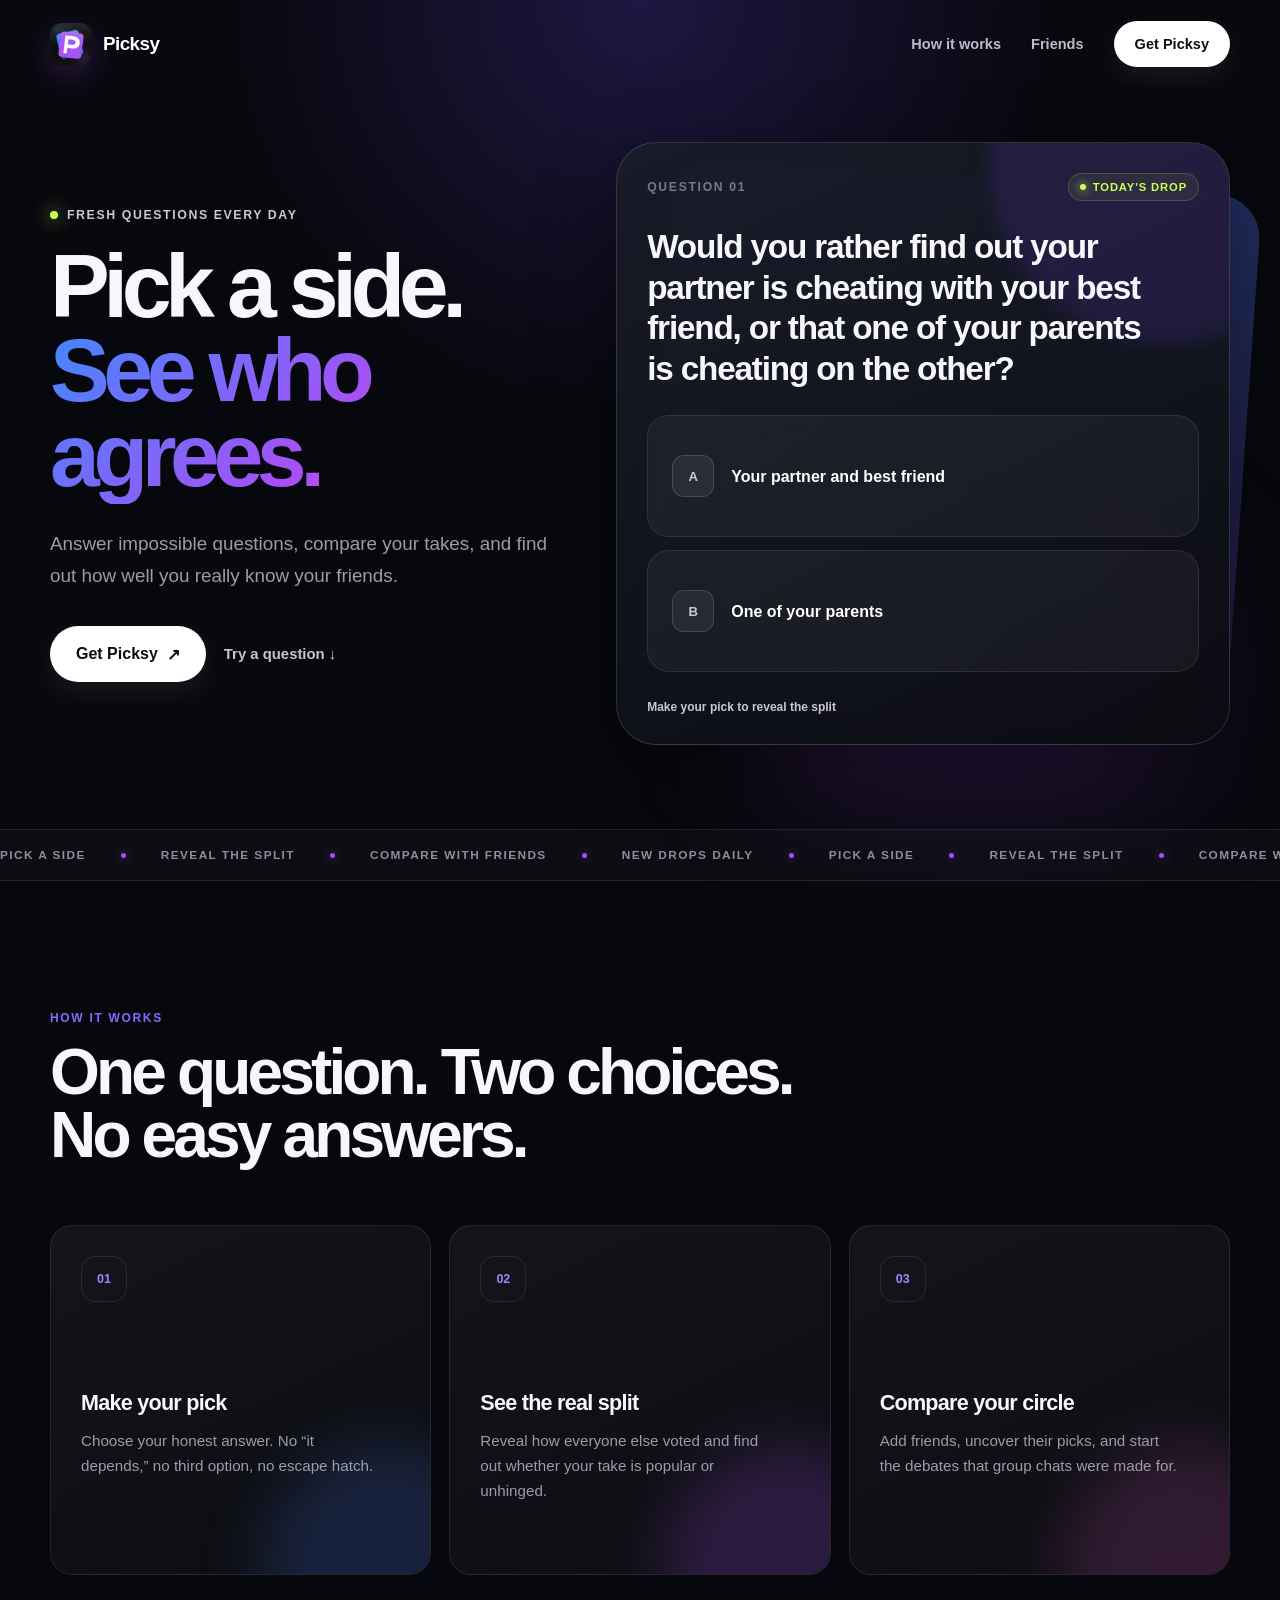
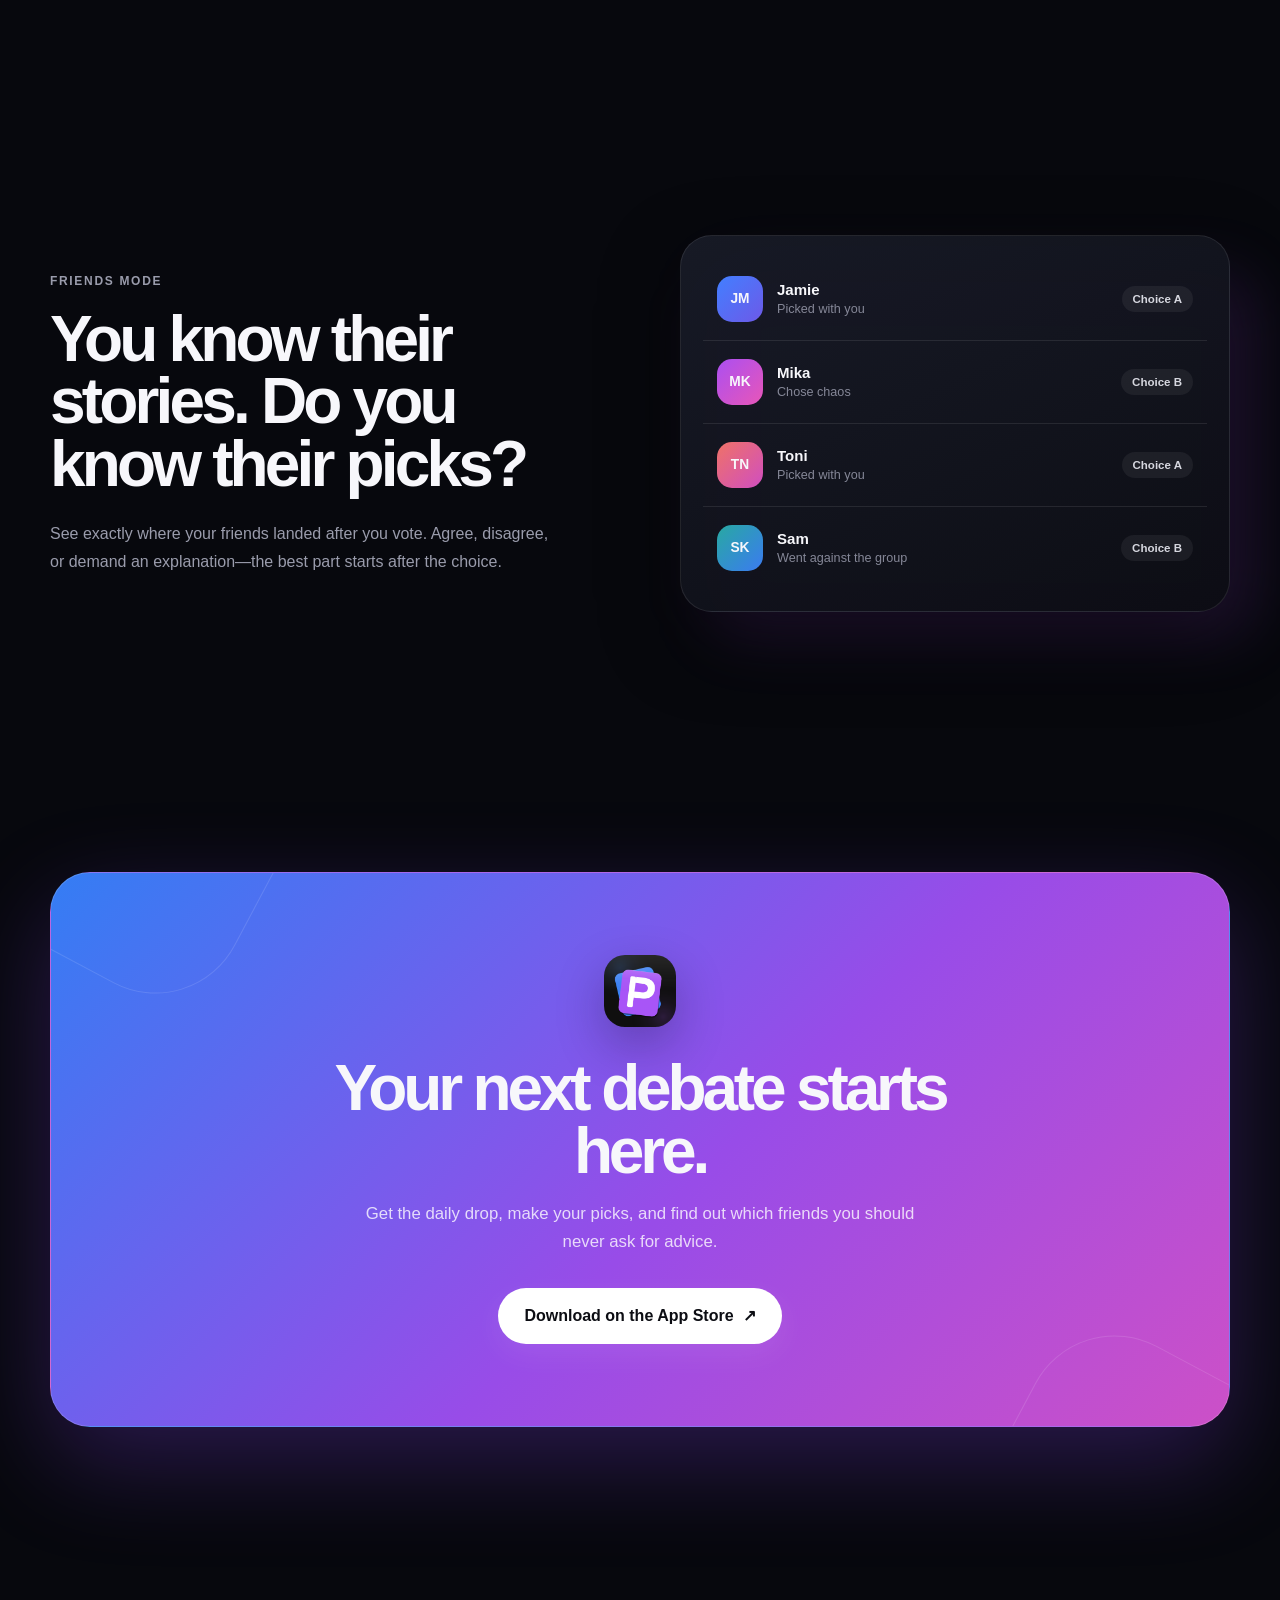
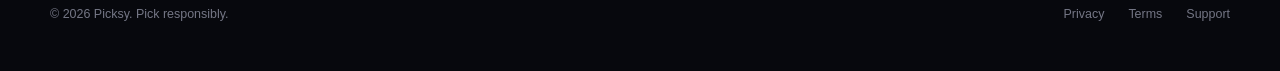
<file: index.html>
<!DOCTYPE html>
<html lang="en">
<head>
  <meta charset="UTF-8">
  <meta name="viewport" content="width=device-width, initial-scale=1.0">
  <meta name="theme-color" content="#07080d">
  <meta name="description" content="Picksy is the social would-you-rather app. Pick a side, see the split, and discover what your friends really think.">
  <link rel="icon" type="image/png" href="assets/picksy-icon-1024.png">
  <link rel="stylesheet" href="styles.css">
  <title>Picksy — Pick a side</title>
</head>
<body>
  <div class="site-shell">
    <header class="wrap">
      <nav class="site-nav" aria-label="Main navigation">
        <a class="brand" href="index.html">
          <img src="assets/picksy-icon-1024.png" alt="" width="42" height="42">
          <span>Picksy</span>
        </a>
        <ul class="nav-links">
          <li><a href="#how-it-works">How it works</a></li>
          <li><a href="#friends">Friends</a></li>
          <li><a class="nav-cta" href="https://apps.apple.com/us/app/picksy-would-you-rather/id6767981511" target="_blank" rel="noopener noreferrer">Get Picksy</a></li>
        </ul>
      </nav>
    </header>

    <main>
      <section class="hero wrap">
        <div class="hero-copy">
          <div class="eyebrow">Fresh questions every day</div>
          <h1>Pick a side.<span>See who agrees.</span></h1>
          <p>Answer impossible questions, compare your takes, and find out how well you really know your friends.</p>
          <div class="hero-actions">
            <a class="primary-button" href="https://apps.apple.com/us/app/picksy-would-you-rather/id6767981511" target="_blank" rel="noopener noreferrer">Get Picksy <span aria-hidden="true">↗</span></a>
            <a class="text-link" href="#try-it">Try a question <span aria-hidden="true">↓</span></a>
          </div>
        </div>

        <div class="poll-stage" id="try-it">
          <article class="poll-card" data-poll aria-label="Interactive Picksy question">
            <div class="poll-top">
              <span class="poll-number" data-number>Question 01</span>
              <span class="live-pill">Today's drop</span>
            </div>
            <h2 class="prompt" data-prompt>Would you rather find out your partner is cheating with your best friend, or that one of your parents is cheating on the other?</h2>
            <div class="choice-list">
              <button class="choice" type="button" data-choice>
                <span class="choice-letter">A</span>
                <span class="choice-text" data-choice-text>Your partner and best friend</span>
                <span class="choice-result" data-result>62%</span>
              </button>
              <button class="choice" type="button" data-choice>
                <span class="choice-letter">B</span>
                <span class="choice-text" data-choice-text>One of your parents</span>
                <span class="choice-result" data-result>38%</span>
              </button>
            </div>
            <div class="poll-footer">
              <span class="poll-feedback" data-feedback aria-live="polite">Make your pick to reveal the split</span>
              <button class="next-question" type="button" data-next>Next question <span aria-hidden="true">→</span></button>
            </div>
          </article>
        </div>
      </section>

      <div class="ticker" aria-hidden="true">
        <div class="ticker-track">
          <span>Pick a side</span><span>Reveal the split</span><span>Compare with friends</span><span>New drops daily</span>
          <span>Pick a side</span><span>Reveal the split</span><span>Compare with friends</span><span>New drops daily</span>
        </div>
      </div>

      <section class="section wrap" id="how-it-works">
        <div class="section-heading">
          <p class="section-kicker">How it works</p>
          <h2>One question. Two choices. No easy answers.</h2>
        </div>
        <div class="feature-grid">
          <article class="feature-card">
            <span class="feature-index">01</span>
            <h3>Make your pick</h3>
            <p>Choose your honest answer. No “it depends,” no third option, no escape hatch.</p>
          </article>
          <article class="feature-card">
            <span class="feature-index">02</span>
            <h3>See the real split</h3>
            <p>Reveal how everyone else voted and find out whether your take is popular or unhinged.</p>
          </article>
          <article class="feature-card">
            <span class="feature-index">03</span>
            <h3>Compare your circle</h3>
            <p>Add friends, uncover their picks, and start the debates that group chats were made for.</p>
          </article>
        </div>
      </section>

      <section class="section wrap social-section" id="friends">
        <div class="social-copy">
          <p class="section-kicker">Friends mode</p>
          <h2>You know their stories. Do you know their picks?</h2>
          <p>See exactly where your friends landed after you vote. Agree, disagree, or demand an explanation—the best part starts after the choice.</p>
        </div>
        <div class="friend-list" aria-label="Example friend picks">
          <div class="friend-row">
            <span class="avatar" style="--avatar: linear-gradient(135deg, #427fff, #6d59e8)">JM</span>
            <div><p class="friend-name">Jamie</p><p class="friend-pick">Picked with you</p></div>
            <span class="pick-badge">Choice A</span>
          </div>
          <div class="friend-row">
            <span class="avatar" style="--avatar: linear-gradient(135deg, #ab4ff1, #e856b8)">MK</span>
            <div><p class="friend-name">Mika</p><p class="friend-pick">Chose chaos</p></div>
            <span class="pick-badge">Choice B</span>
          </div>
          <div class="friend-row">
            <span class="avatar" style="--avatar: linear-gradient(135deg, #ef7267, #d04ec1)">TN</span>
            <div><p class="friend-name">Toni</p><p class="friend-pick">Picked with you</p></div>
            <span class="pick-badge">Choice A</span>
          </div>
          <div class="friend-row">
            <span class="avatar" style="--avatar: linear-gradient(135deg, #28a9a2, #3b7bf1)">SK</span>
            <div><p class="friend-name">Sam</p><p class="friend-pick">Went against the group</p></div>
            <span class="pick-badge">Choice B</span>
          </div>
        </div>
      </section>

      <section class="section wrap" id="download">
        <div class="cta-panel">
          <img src="assets/picksy-icon-1024.png" alt="Picksy app icon" width="72" height="72">
          <h2>Your next debate starts here.</h2>
          <p>Get the daily drop, make your picks, and find out which friends you should never ask for advice.</p>
          <a class="primary-button" href="https://apps.apple.com/us/app/picksy-would-you-rather/id6767981511" target="_blank" rel="noopener noreferrer">Download on the App Store <span aria-hidden="true">↗</span></a>
        </div>
      </section>
    </main>

    <footer class="site-footer wrap">
      <p>© <span data-year>2026</span> Picksy. Pick responsibly.</p>
      <div class="footer-links">
        <a href="privacy.html">Privacy</a>
        <a href="terms.html">Terms</a>
        <a href="support.html">Support</a>
      </div>
    </footer>
  </div>
  <script src="script.js"></script>
</body>
</html>
</file>
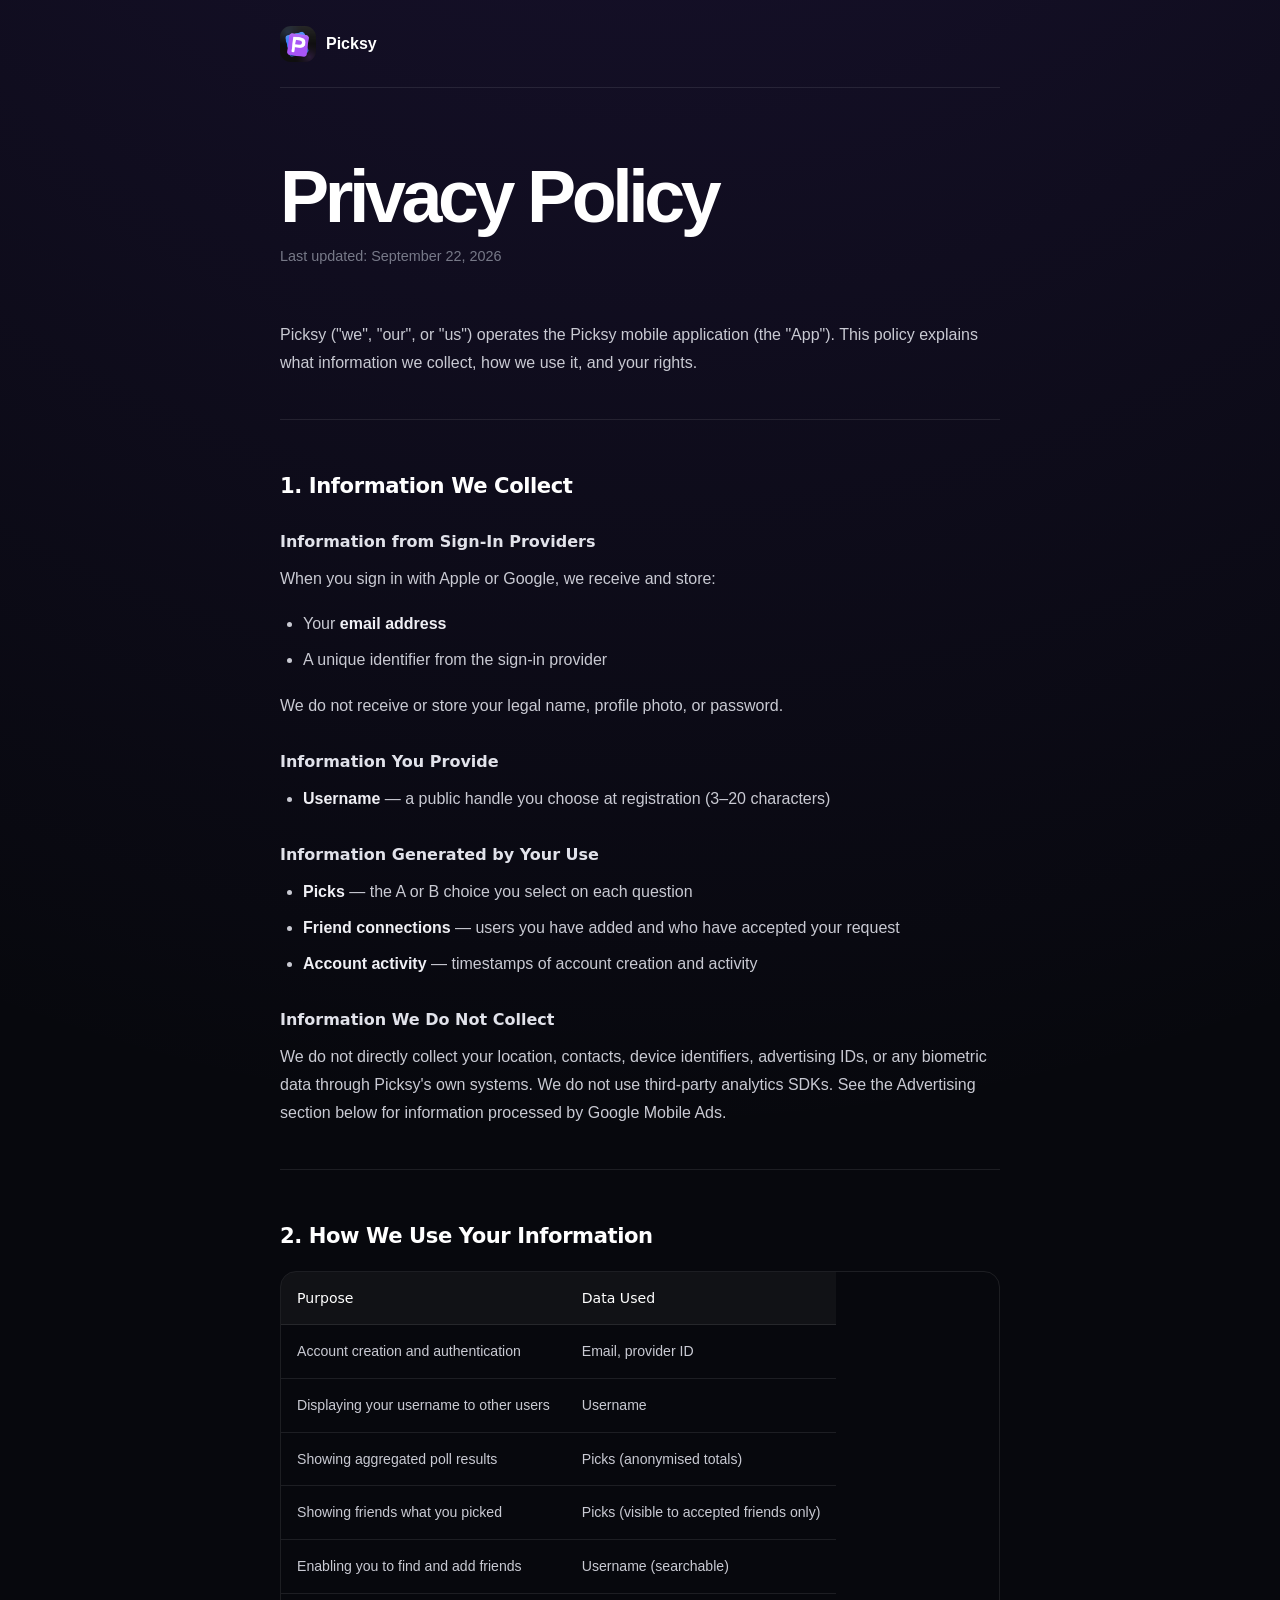
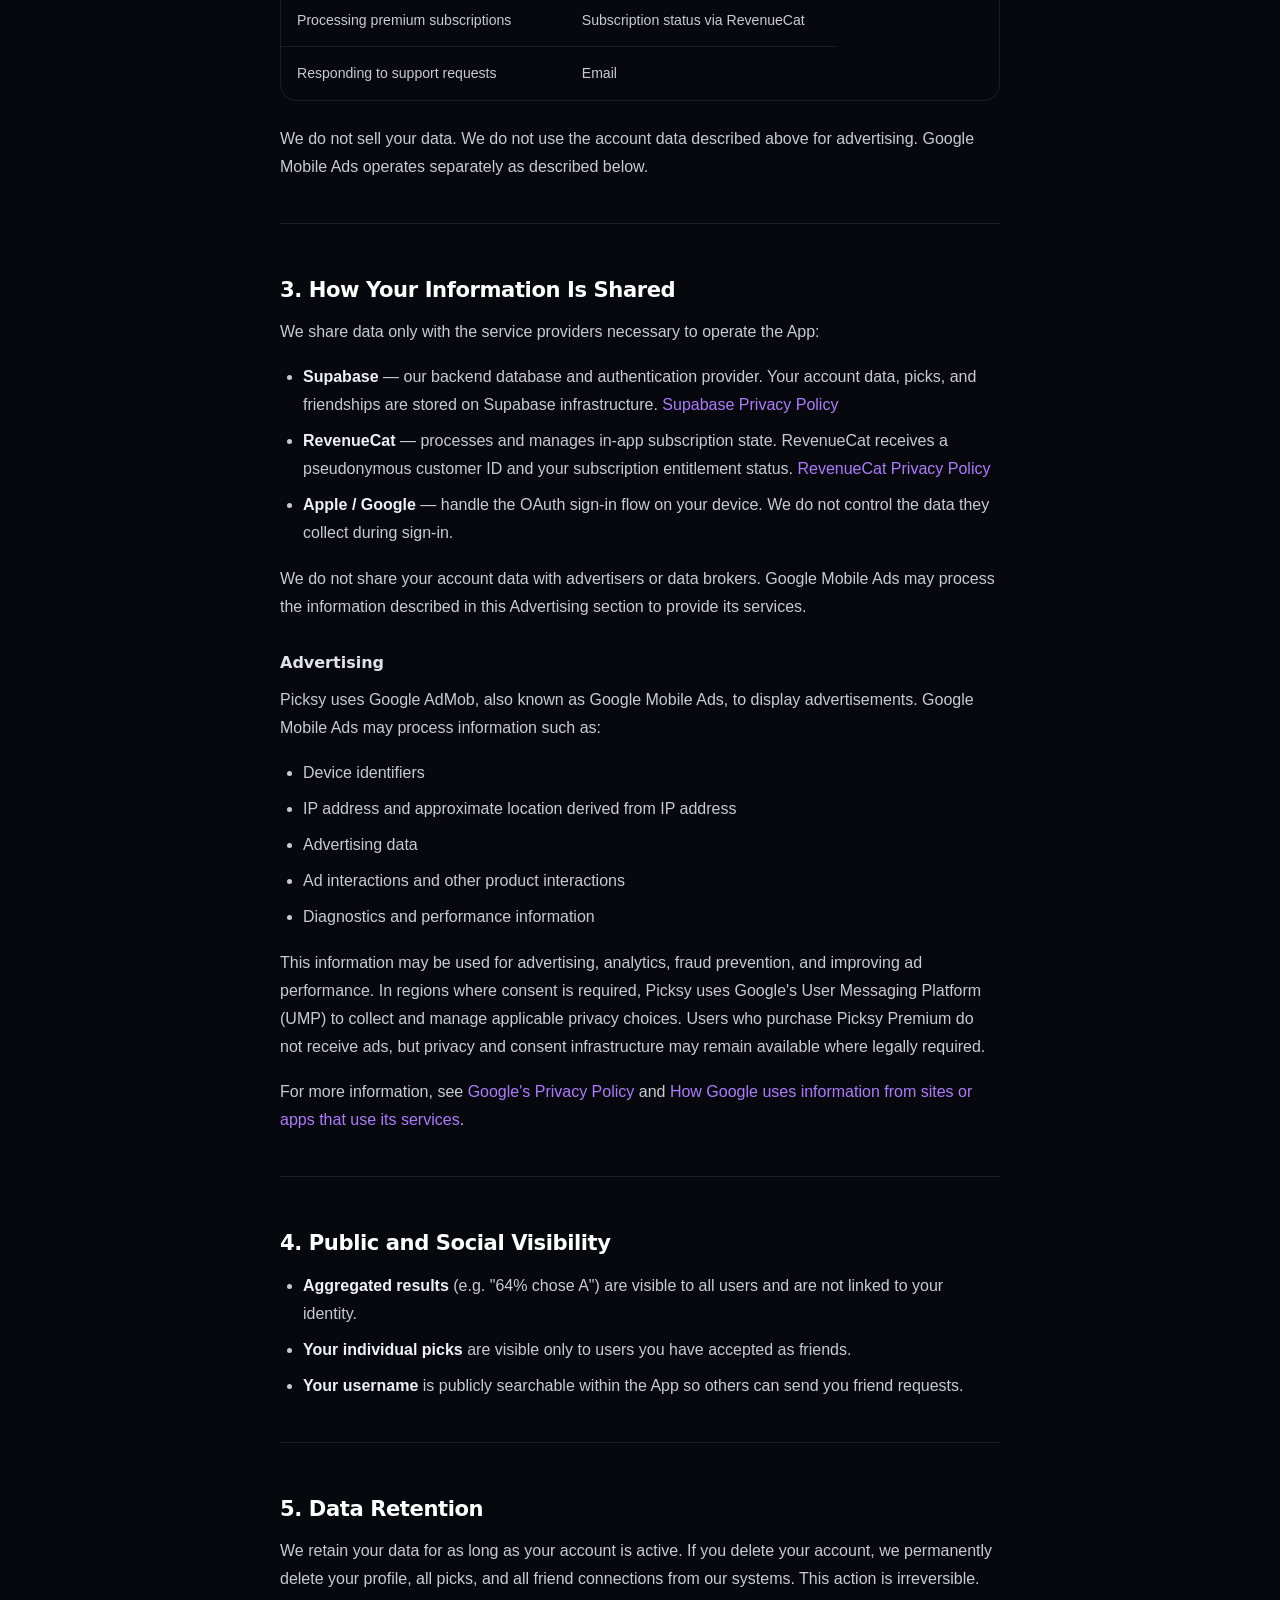
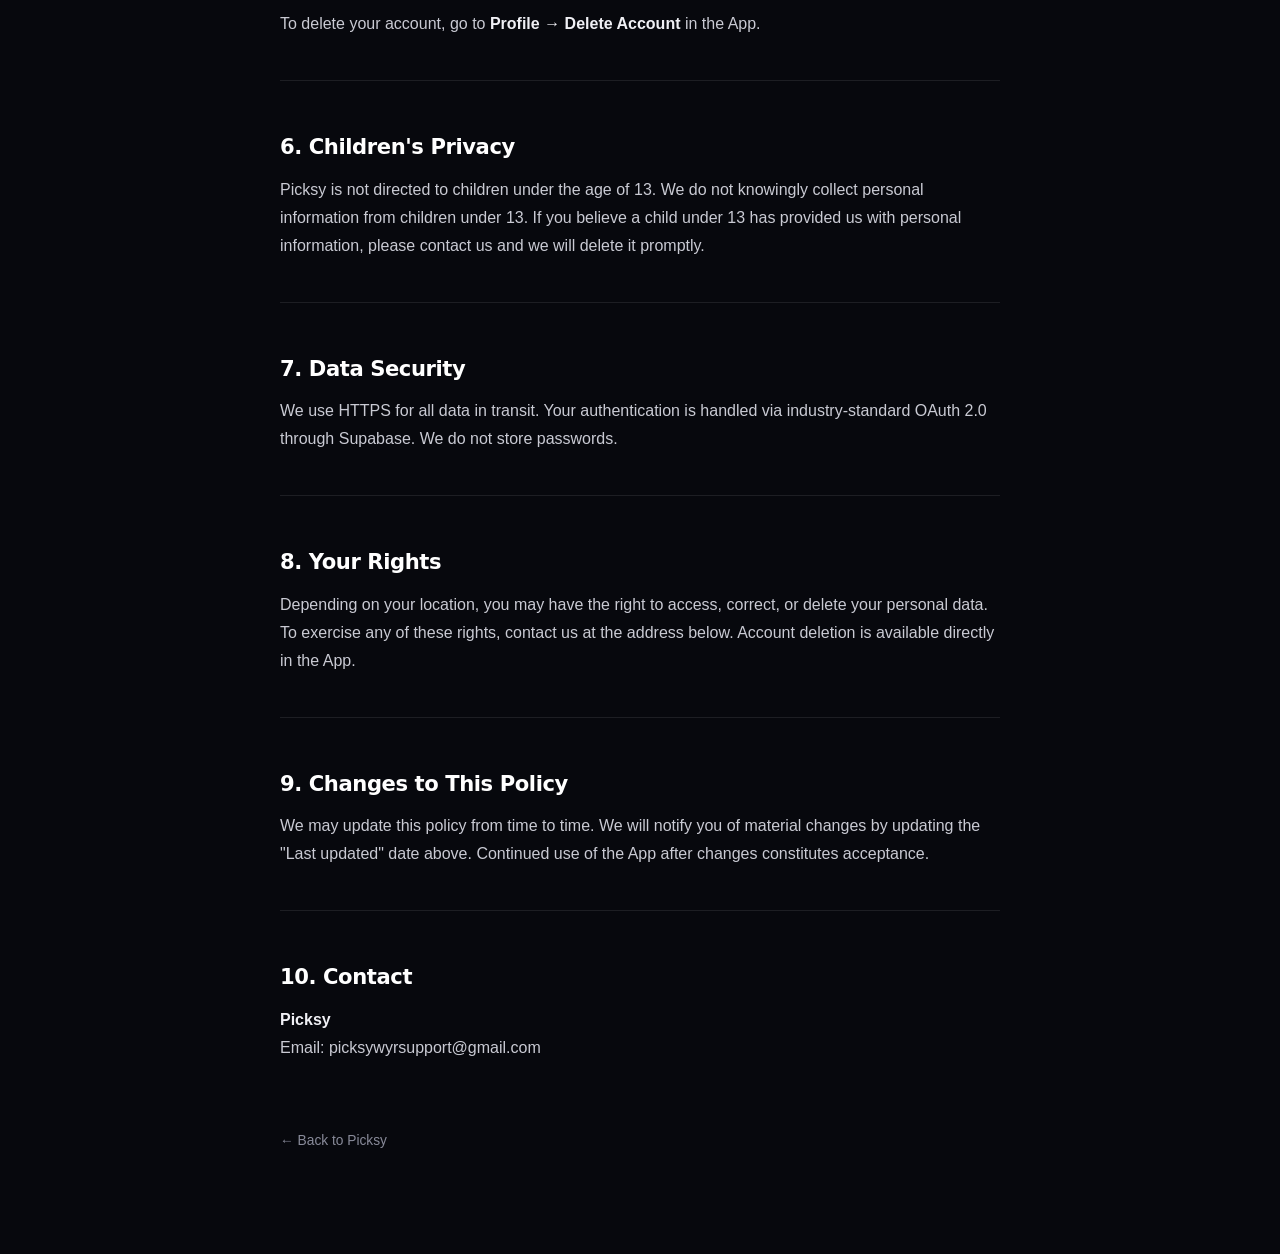
<file: privacy.html>
<!DOCTYPE html>
<html lang="en">
<head>
  <meta charset="UTF-8">
  <meta name="viewport" content="width=device-width, initial-scale=1.0">
  <title>Privacy Policy – Picksy</title>
  <style>
    * { margin: 0; padding: 0; box-sizing: border-box; }
    body { background: #0B0B0F; color: #d4d4d8; font-family: Georgia, serif; line-height: 1.8; }
    .container { max-width: 720px; margin: 0 auto; padding: 64px 24px; }
    nav { margin-bottom: 48px; }
    nav a { color: #a78bfa; text-decoration: none; font-size: 0.9rem; }
    nav a:hover { color: #c4b5fd; }
    h1 { font-size: 2.2rem; font-weight: 400; color: #fff; margin-bottom: 8px; }
    .updated { color: #666; font-size: 0.9rem; margin-bottom: 48px; }
    h2 { font-size: 1.2rem; font-weight: 600; color: #fff; margin: 40px 0 12px; font-family: system-ui, sans-serif; letter-spacing: 0.02em; }
    h3 { font-size: 1rem; font-weight: 600; color: #a1a1aa; margin: 24px 0 8px; font-family: system-ui, sans-serif; }
    p { margin-bottom: 16px; }
    ul { padding-left: 20px; margin-bottom: 16px; }
    li { margin-bottom: 8px; }
    strong { color: #e4e4e7; }
    hr { border: none; border-top: 1px solid #1e1e2e; margin: 32px 0; }
    table { width: 100%; border-collapse: collapse; margin-bottom: 16px; font-size: 0.9rem; }
    th { text-align: left; padding: 10px 12px; background: #131318; color: #a1a1aa; font-family: system-ui, sans-serif; font-weight: 500; border-bottom: 1px solid #1e1e2e; }
    td { padding: 10px 12px; border-bottom: 1px solid #1a1a24; }
    a { color: #a78bfa; text-decoration: none; }
    a:hover { color: #c4b5fd; }
    .back { display: inline-block; margin-top: 48px; color: #666; font-size: 0.85rem; text-decoration: none; }
    .back:hover { color: #a78bfa; }
  </style>
  <link rel="icon" type="image/png" href="assets/picksy-icon-1024.png">
  <link rel="stylesheet" href="styles.css">
</head>
<body class="legal-page">
  <div class="container">
    <nav><a href="index.html"><img src="assets/picksy-icon-1024.png" alt="" width="36" height="36"> Picksy</a></nav>

    <h1>Privacy Policy</h1>
    <p class="updated">Last updated: September 22, 2026</p>

    <p>Picksy ("we", "our", or "us") operates the Picksy mobile application (the "App"). This policy explains what information we collect, how we use it, and your rights.</p>

    <hr>

    <h2>1. Information We Collect</h2>

    <h3>Information from Sign-In Providers</h3>
    <p>When you sign in with Apple or Google, we receive and store:</p>
    <ul>
      <li>Your <strong>email address</strong></li>
      <li>A unique identifier from the sign-in provider</li>
    </ul>
    <p>We do not receive or store your legal name, profile photo, or password.</p>

    <h3>Information You Provide</h3>
    <ul>
      <li><strong>Username</strong> — a public handle you choose at registration (3–20 characters)</li>
    </ul>

    <h3>Information Generated by Your Use</h3>
    <ul>
      <li><strong>Picks</strong> — the A or B choice you select on each question</li>
      <li><strong>Friend connections</strong> — users you have added and who have accepted your request</li>
      <li><strong>Account activity</strong> — timestamps of account creation and activity</li>
    </ul>

    <h3>Information We Do Not Collect</h3>
    <p>We do not directly collect your location, contacts, device identifiers, advertising IDs, or any biometric data through Picksy's own systems. We do not use third-party analytics SDKs. See the Advertising section below for information processed by Google Mobile Ads.</p>

    <hr>

    <h2>2. How We Use Your Information</h2>

    <table>
      <thead>
        <tr><th>Purpose</th><th>Data Used</th></tr>
      </thead>
      <tbody>
        <tr><td>Account creation and authentication</td><td>Email, provider ID</td></tr>
        <tr><td>Displaying your username to other users</td><td>Username</td></tr>
        <tr><td>Showing aggregated poll results</td><td>Picks (anonymised totals)</td></tr>
        <tr><td>Showing friends what you picked</td><td>Picks (visible to accepted friends only)</td></tr>
        <tr><td>Enabling you to find and add friends</td><td>Username (searchable)</td></tr>
        <tr><td>Processing premium subscriptions</td><td>Subscription status via RevenueCat</td></tr>
        <tr><td>Responding to support requests</td><td>Email</td></tr>
      </tbody>
    </table>

    <p>We do not sell your data. We do not use the account data described above for advertising. Google Mobile Ads operates separately as described below.</p>

    <hr>

    <h2>3. How Your Information Is Shared</h2>
    <p>We share data only with the service providers necessary to operate the App:</p>
    <ul>
      <li><strong>Supabase</strong> — our backend database and authentication provider. Your account data, picks, and friendships are stored on Supabase infrastructure. <a href="https://supabase.com/privacy">Supabase Privacy Policy</a></li>
      <li><strong>RevenueCat</strong> — processes and manages in-app subscription state. RevenueCat receives a pseudonymous customer ID and your subscription entitlement status. <a href="https://www.revenuecat.com/privacy">RevenueCat Privacy Policy</a></li>
      <li><strong>Apple / Google</strong> — handle the OAuth sign-in flow on your device. We do not control the data they collect during sign-in.</li>
    </ul>
    <p>We do not share your account data with advertisers or data brokers. Google Mobile Ads may process the information described in this Advertising section to provide its services.</p>

    <h3>Advertising</h3>
    <p>Picksy uses Google AdMob, also known as Google Mobile Ads, to display advertisements. Google Mobile Ads may process information such as:</p>
    <ul>
      <li>Device identifiers</li>
      <li>IP address and approximate location derived from IP address</li>
      <li>Advertising data</li>
      <li>Ad interactions and other product interactions</li>
      <li>Diagnostics and performance information</li>
    </ul>
    <p>This information may be used for advertising, analytics, fraud prevention, and improving ad performance. In regions where consent is required, Picksy uses Google's User Messaging Platform (UMP) to collect and manage applicable privacy choices. Users who purchase Picksy Premium do not receive ads, but privacy and consent infrastructure may remain available where legally required.</p>
    <p>For more information, see <a href="https://policies.google.com/privacy">Google's Privacy Policy</a> and <a href="https://policies.google.com/technologies/partner-sites">How Google uses information from sites or apps that use its services</a>.</p>

    <hr>

    <h2>4. Public and Social Visibility</h2>
    <ul>
      <li><strong>Aggregated results</strong> (e.g. "64% chose A") are visible to all users and are not linked to your identity.</li>
      <li><strong>Your individual picks</strong> are visible only to users you have accepted as friends.</li>
      <li><strong>Your username</strong> is publicly searchable within the App so others can send you friend requests.</li>
    </ul>

    <hr>

    <h2>5. Data Retention</h2>
    <p>We retain your data for as long as your account is active. If you delete your account, we permanently delete your profile, all picks, and all friend connections from our systems. This action is irreversible.</p>
    <p>To delete your account, go to <strong>Profile → Delete Account</strong> in the App.</p>

    <hr>

    <h2>6. Children's Privacy</h2>
    <p>Picksy is not directed to children under the age of 13. We do not knowingly collect personal information from children under 13. If you believe a child under 13 has provided us with personal information, please contact us and we will delete it promptly.</p>

    <hr>

    <h2>7. Data Security</h2>
    <p>We use HTTPS for all data in transit. Your authentication is handled via industry-standard OAuth 2.0 through Supabase. We do not store passwords.</p>

    <hr>

    <h2>8. Your Rights</h2>
    <p>Depending on your location, you may have the right to access, correct, or delete your personal data. To exercise any of these rights, contact us at the address below. Account deletion is available directly in the App.</p>

    <hr>

    <h2>9. Changes to This Policy</h2>
    <p>We may update this policy from time to time. We will notify you of material changes by updating the "Last updated" date above. Continued use of the App after changes constitutes acceptance.</p>

    <hr>

    <h2>10. Contact</h2>
    <p><strong>Picksy</strong><br>Email: picksywyrsupport@gmail.com</p>

    <a class="back" href="index.html">← Back to Picksy</a>
  </div>
</body>
</html>
</file>
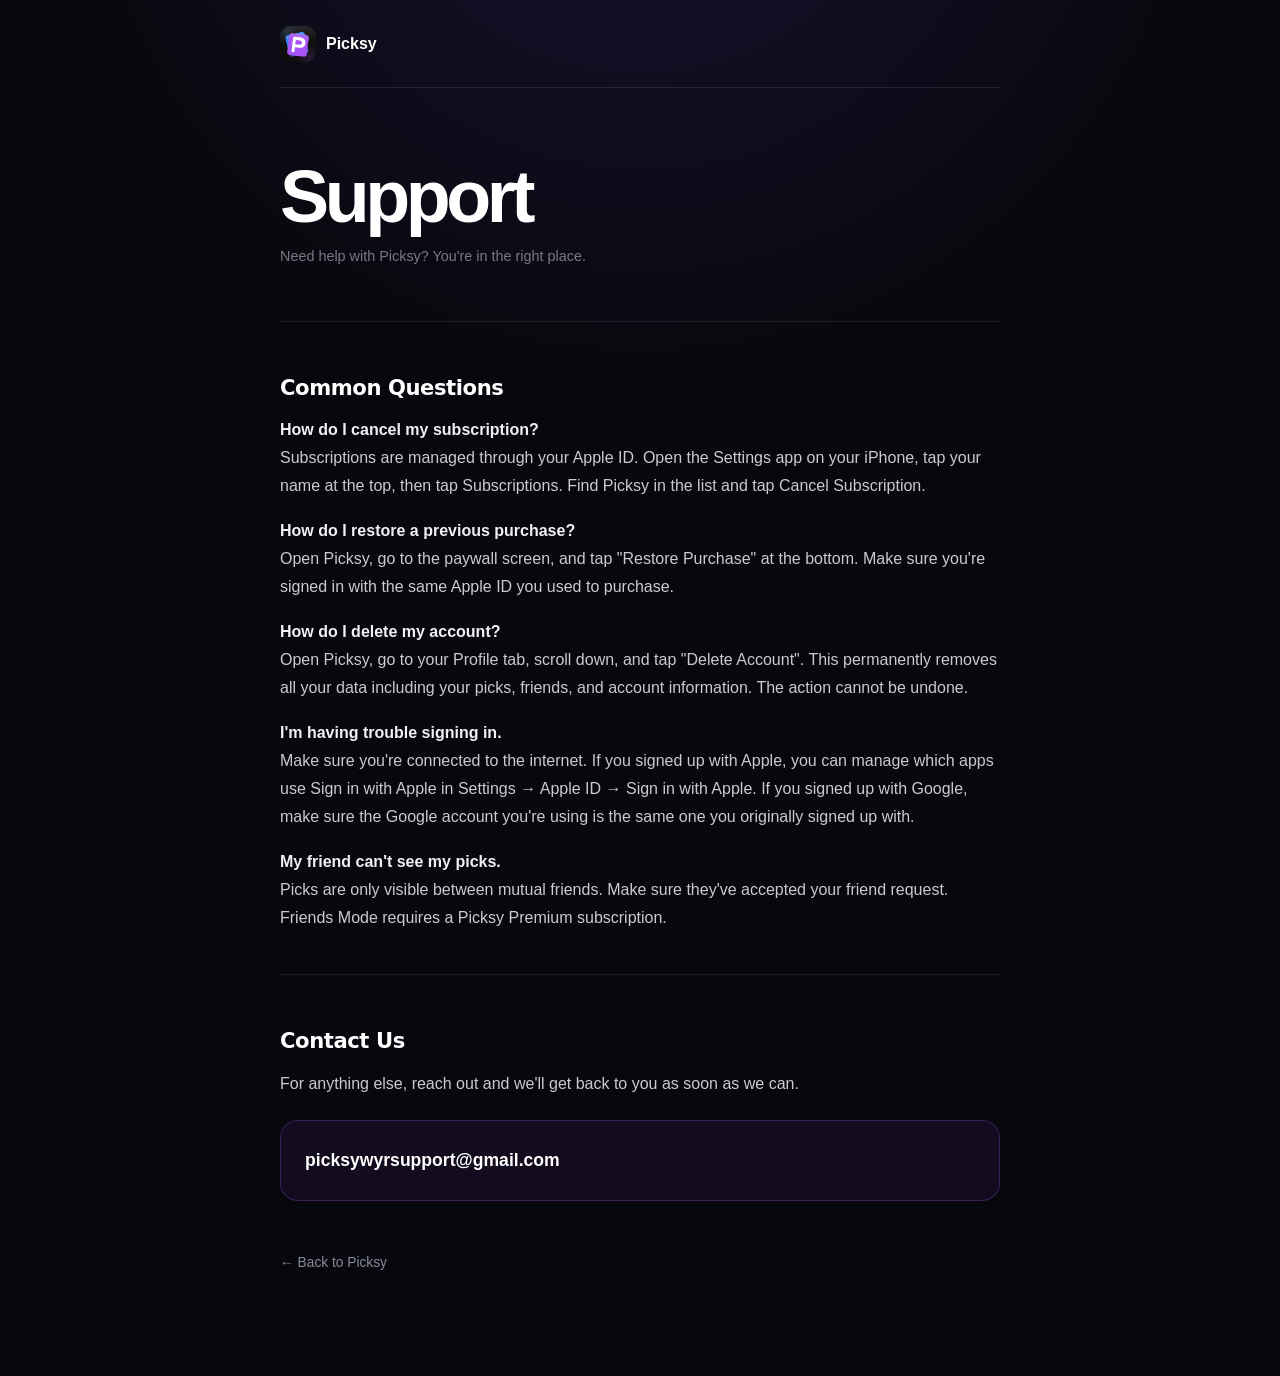
<file: support.html>
<!DOCTYPE html>
<html lang="en">
<head>
  <meta charset="UTF-8">
  <meta name="viewport" content="width=device-width, initial-scale=1.0">
  <title>Support – Picksy</title>
  <style>
    * { margin: 0; padding: 0; box-sizing: border-box; }
    body { background: #0B0B0F; color: #d4d4d8; font-family: Georgia, serif; line-height: 1.8; }
    .container { max-width: 720px; margin: 0 auto; padding: 64px 24px; }
    nav { margin-bottom: 48px; }
    nav a { color: #a78bfa; text-decoration: none; font-size: 0.9rem; }
    nav a:hover { color: #c4b5fd; }
    h1 { font-size: 2.2rem; font-weight: 400; color: #fff; margin-bottom: 8px; }
    .intro { color: #888; font-size: 1rem; margin-bottom: 48px; }
    h2 { font-size: 1.2rem; font-weight: 600; color: #fff; margin: 40px 0 12px; font-family: system-ui, sans-serif; letter-spacing: 0.02em; }
    p { margin-bottom: 16px; }
    ul { padding-left: 20px; margin-bottom: 16px; }
    li { margin-bottom: 8px; }
    strong { color: #e4e4e7; }
    hr { border: none; border-top: 1px solid #1e1e2e; margin: 32px 0; }
    a { color: #a78bfa; text-decoration: none; }
    a:hover { color: #c4b5fd; }
    .contact-box { background: #131318; border: 1px solid #1e1e2e; border-radius: 8px; padding: 24px; margin-top: 16px; }
    .contact-box a { font-size: 1.1rem; font-weight: 600; }
    .back { display: inline-block; margin-top: 48px; color: #666; font-size: 0.85rem; text-decoration: none; }
    .back:hover { color: #a78bfa; }
  </style>
  <link rel="icon" type="image/png" href="assets/picksy-icon-1024.png">
  <link rel="stylesheet" href="styles.css">
</head>
<body class="legal-page">
  <div class="container">
    <nav><a href="index.html"><img src="assets/picksy-icon-1024.png" alt="" width="36" height="36"> Picksy</a></nav>

    <h1>Support</h1>
    <p class="intro">Need help with Picksy? You're in the right place.</p>

    <hr>

    <h2>Common Questions</h2>

    <p><strong>How do I cancel my subscription?</strong><br>
    Subscriptions are managed through your Apple ID. Open the Settings app on your iPhone, tap your name at the top, then tap Subscriptions. Find Picksy in the list and tap Cancel Subscription.</p>

    <p><strong>How do I restore a previous purchase?</strong><br>
    Open Picksy, go to the paywall screen, and tap "Restore Purchase" at the bottom. Make sure you're signed in with the same Apple ID you used to purchase.</p>

    <p><strong>How do I delete my account?</strong><br>
    Open Picksy, go to your Profile tab, scroll down, and tap "Delete Account". This permanently removes all your data including your picks, friends, and account information. The action cannot be undone.</p>

    <p><strong>I'm having trouble signing in.</strong><br>
    Make sure you're connected to the internet. If you signed up with Apple, you can manage which apps use Sign in with Apple in Settings → Apple ID → Sign in with Apple. If you signed up with Google, make sure the Google account you're using is the same one you originally signed up with.</p>

    <p><strong>My friend can't see my picks.</strong><br>
    Picks are only visible between mutual friends. Make sure they've accepted your friend request. Friends Mode requires a Picksy Premium subscription.</p>

    <hr>

    <h2>Contact Us</h2>
    <p>For anything else, reach out and we'll get back to you as soon as we can.</p>
    <div class="contact-box">
      <a href="mailto:picksywyrsupport@gmail.com">picksywyrsupport@gmail.com</a>
    </div>

    <a class="back" href="index.html">← Back to Picksy</a>
  </div>
</body>
</html>
</file>
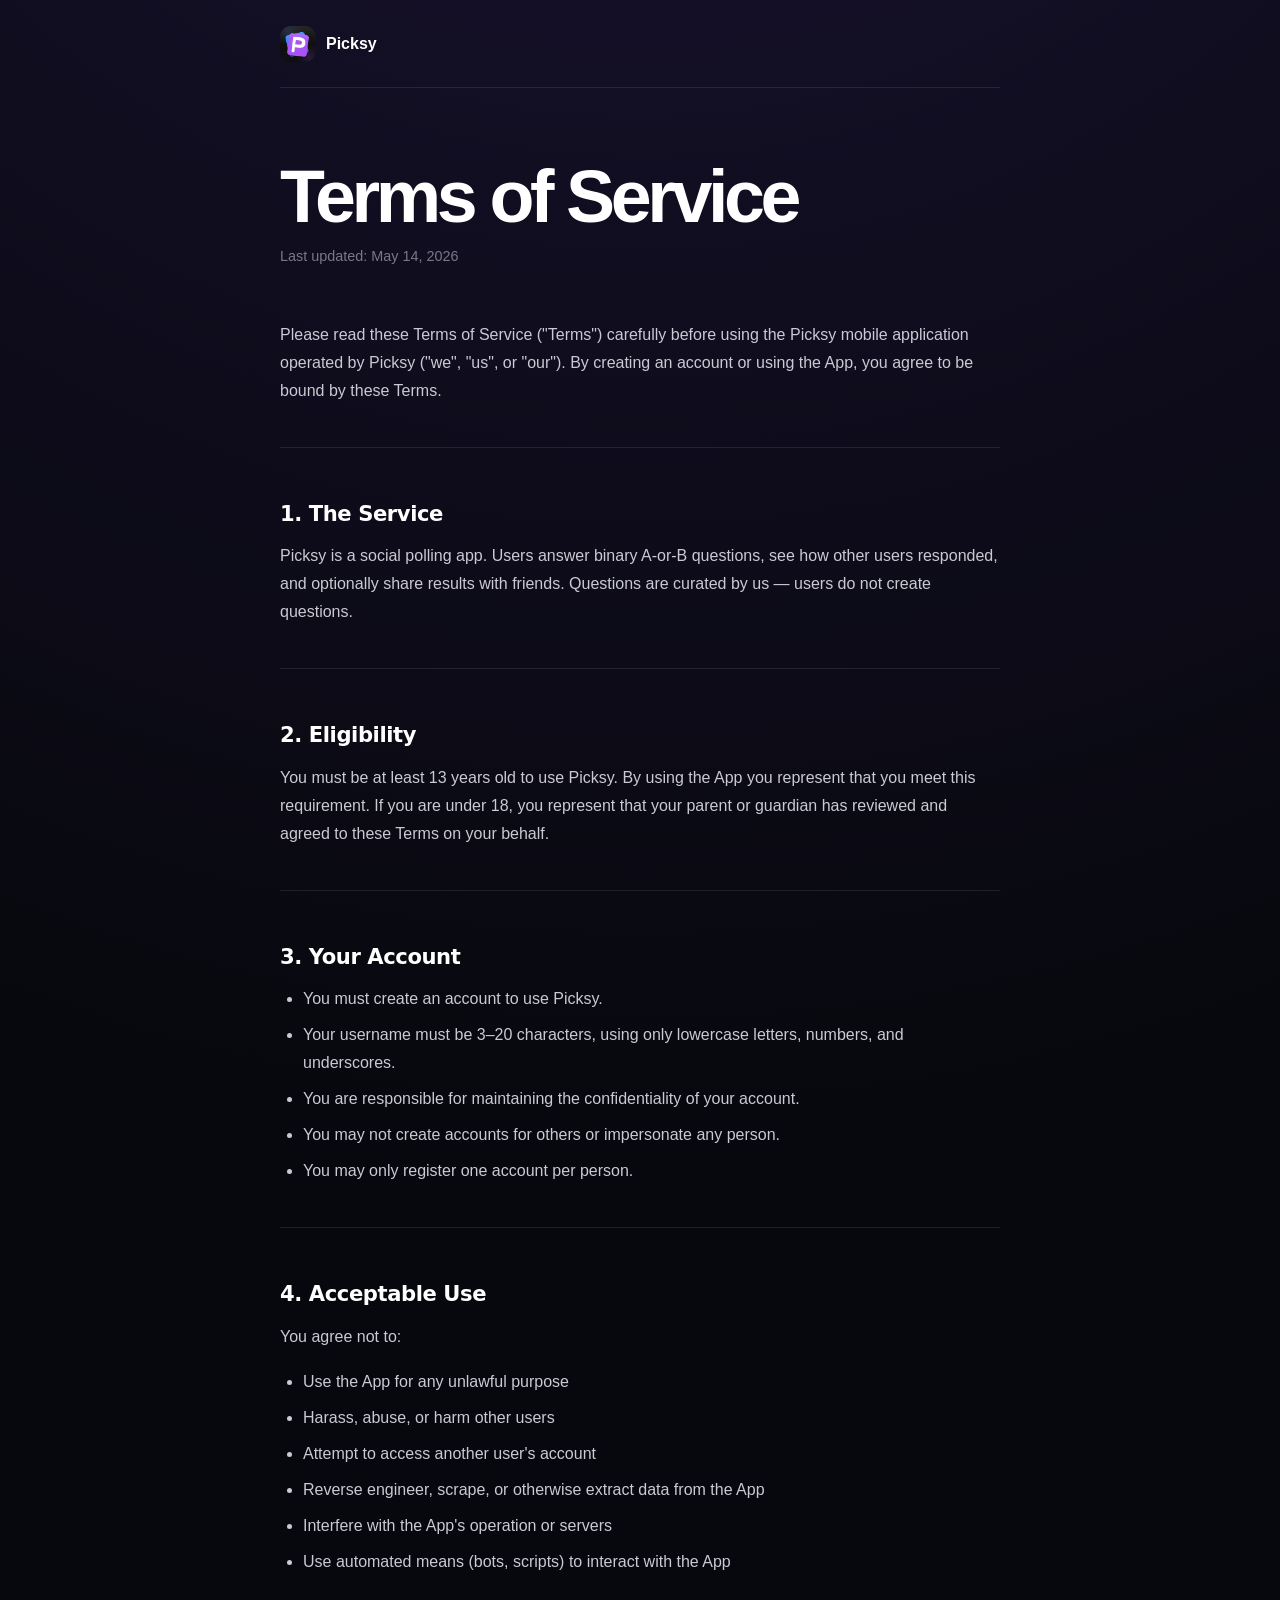
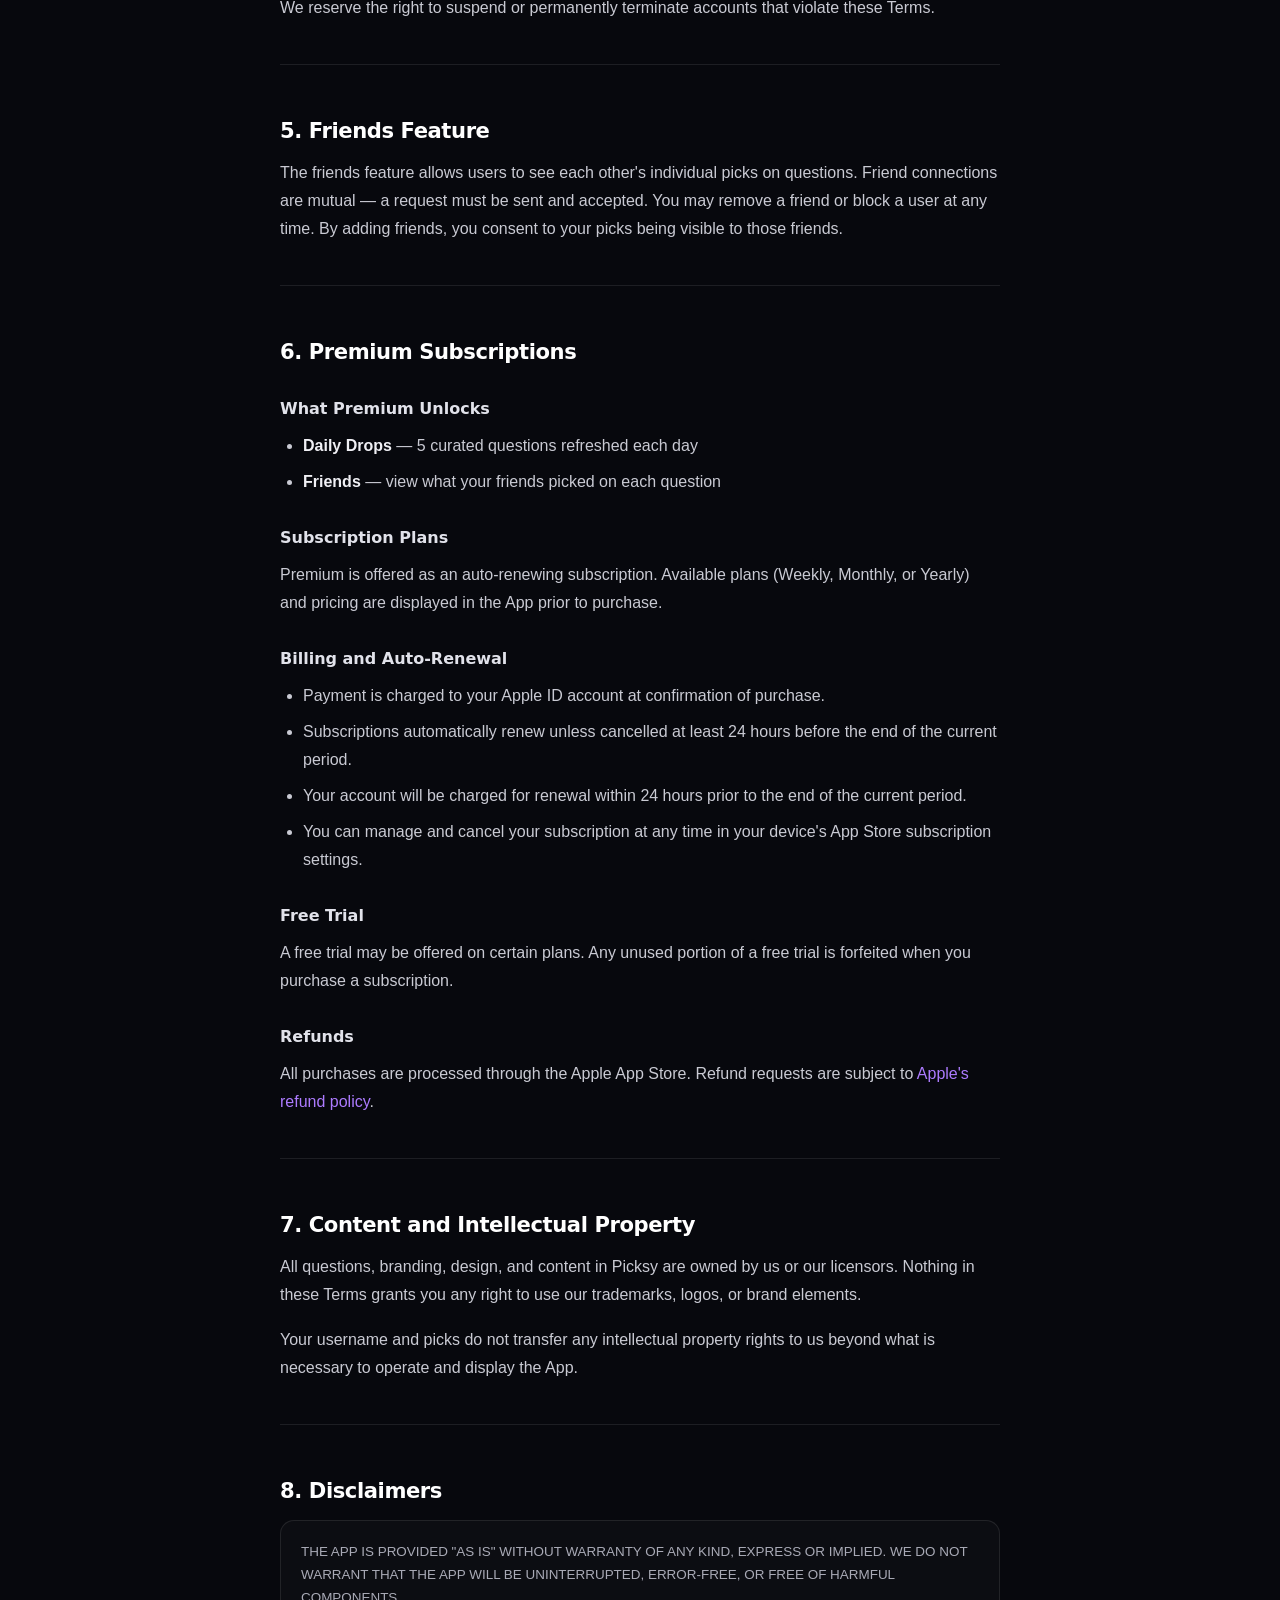
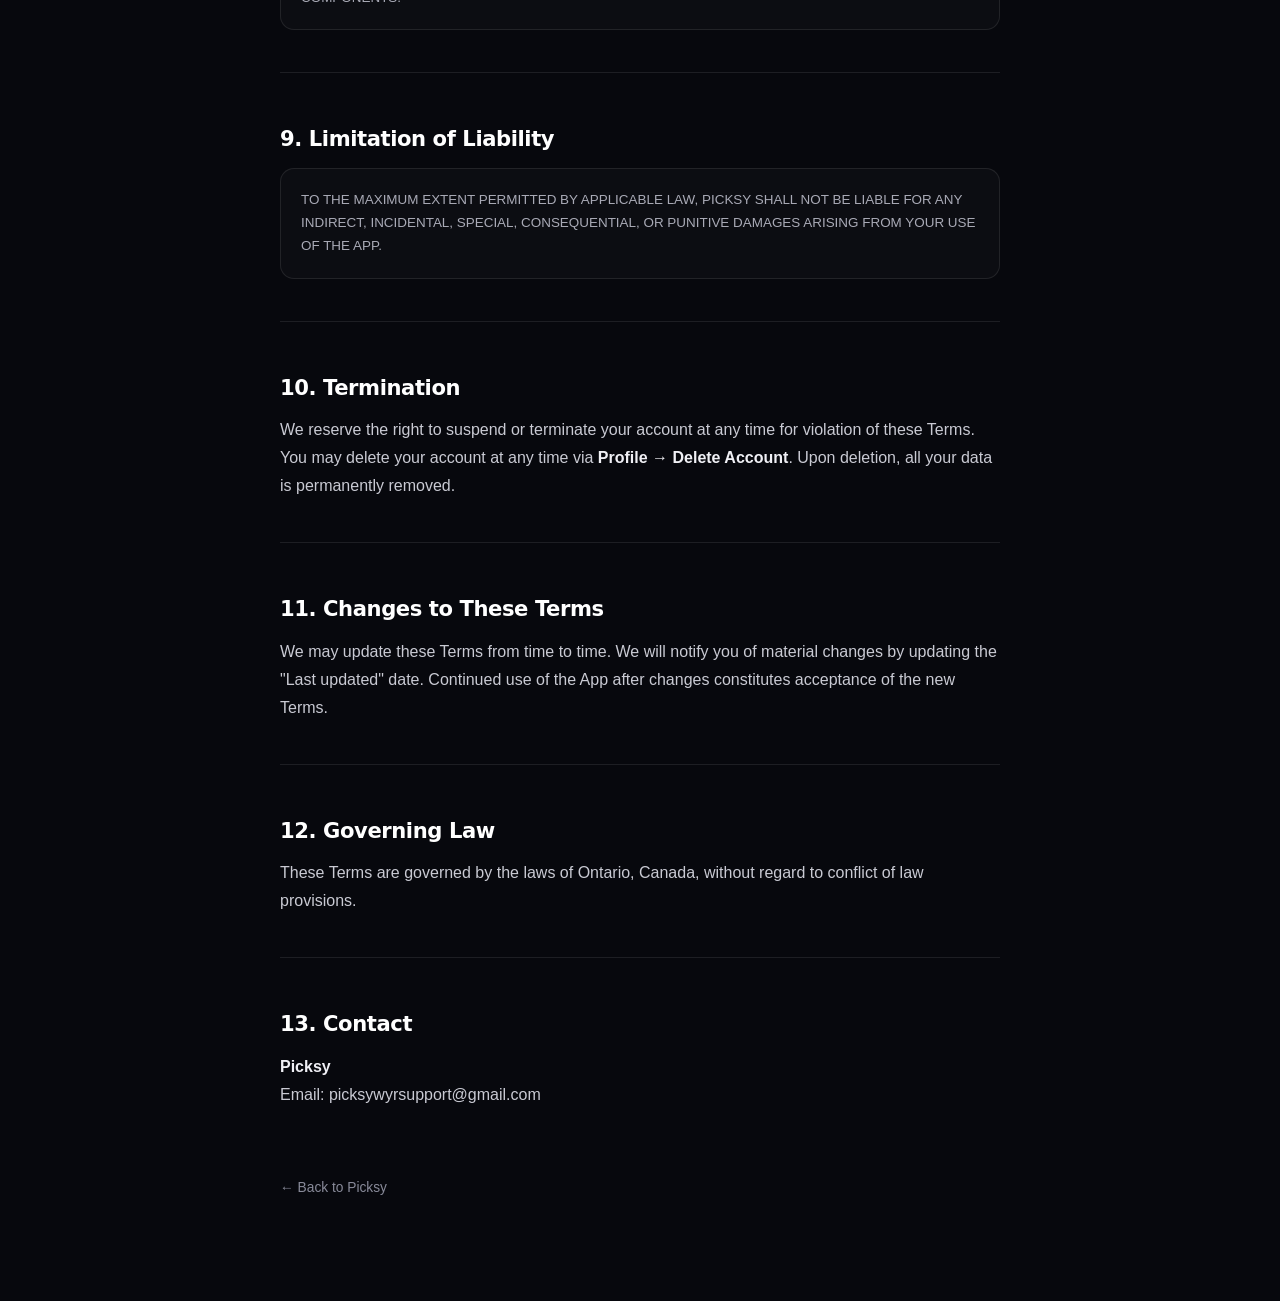
<file: terms.html>
<!DOCTYPE html>
<html lang="en">
<head>
  <meta charset="UTF-8">
  <meta name="viewport" content="width=device-width, initial-scale=1.0">
  <title>Terms of Service – Picksy</title>
  <style>
    * { margin: 0; padding: 0; box-sizing: border-box; }
    body { background: #0B0B0F; color: #d4d4d8; font-family: Georgia, serif; line-height: 1.8; }
    .container { max-width: 720px; margin: 0 auto; padding: 64px 24px; }
    nav { margin-bottom: 48px; }
    nav a { color: #a78bfa; text-decoration: none; font-size: 0.9rem; }
    nav a:hover { color: #c4b5fd; }
    h1 { font-size: 2.2rem; font-weight: 400; color: #fff; margin-bottom: 8px; }
    .updated { color: #666; font-size: 0.9rem; margin-bottom: 48px; }
    h2 { font-size: 1.2rem; font-weight: 600; color: #fff; margin: 40px 0 12px; font-family: system-ui, sans-serif; letter-spacing: 0.02em; }
    h3 { font-size: 1rem; font-weight: 600; color: #a1a1aa; margin: 24px 0 8px; font-family: system-ui, sans-serif; }
    p { margin-bottom: 16px; }
    ul { padding-left: 20px; margin-bottom: 16px; }
    li { margin-bottom: 8px; }
    strong { color: #e4e4e7; }
    hr { border: none; border-top: 1px solid #1e1e2e; margin: 32px 0; }
    a { color: #a78bfa; text-decoration: none; }
    a:hover { color: #c4b5fd; }
    .caps { font-size: 0.85rem; line-height: 1.7; color: #a1a1aa; }
    .back { display: inline-block; margin-top: 48px; color: #666; font-size: 0.85rem; text-decoration: none; }
    .back:hover { color: #a78bfa; }
  </style>
  <link rel="icon" type="image/png" href="assets/picksy-icon-1024.png">
  <link rel="stylesheet" href="styles.css">
</head>
<body class="legal-page">
  <div class="container">
    <nav><a href="index.html"><img src="assets/picksy-icon-1024.png" alt="" width="36" height="36"> Picksy</a></nav>

    <h1>Terms of Service</h1>
    <p class="updated">Last updated: May 14, 2026</p>

    <p>Please read these Terms of Service ("Terms") carefully before using the Picksy mobile application operated by Picksy ("we", "us", or "our"). By creating an account or using the App, you agree to be bound by these Terms.</p>

    <hr>

    <h2>1. The Service</h2>
    <p>Picksy is a social polling app. Users answer binary A-or-B questions, see how other users responded, and optionally share results with friends. Questions are curated by us — users do not create questions.</p>

    <hr>

    <h2>2. Eligibility</h2>
    <p>You must be at least 13 years old to use Picksy. By using the App you represent that you meet this requirement. If you are under 18, you represent that your parent or guardian has reviewed and agreed to these Terms on your behalf.</p>

    <hr>

    <h2>3. Your Account</h2>
    <ul>
      <li>You must create an account to use Picksy.</li>
      <li>Your username must be 3–20 characters, using only lowercase letters, numbers, and underscores.</li>
      <li>You are responsible for maintaining the confidentiality of your account.</li>
      <li>You may not create accounts for others or impersonate any person.</li>
      <li>You may only register one account per person.</li>
    </ul>

    <hr>

    <h2>4. Acceptable Use</h2>
    <p>You agree not to:</p>
    <ul>
      <li>Use the App for any unlawful purpose</li>
      <li>Harass, abuse, or harm other users</li>
      <li>Attempt to access another user's account</li>
      <li>Reverse engineer, scrape, or otherwise extract data from the App</li>
      <li>Interfere with the App's operation or servers</li>
      <li>Use automated means (bots, scripts) to interact with the App</li>
    </ul>
    <p>We reserve the right to suspend or permanently terminate accounts that violate these Terms.</p>

    <hr>

    <h2>5. Friends Feature</h2>
    <p>The friends feature allows users to see each other's individual picks on questions. Friend connections are mutual — a request must be sent and accepted. You may remove a friend or block a user at any time. By adding friends, you consent to your picks being visible to those friends.</p>

    <hr>

    <h2>6. Premium Subscriptions</h2>

    <h3>What Premium Unlocks</h3>
    <ul>
      <li><strong>Daily Drops</strong> — 5 curated questions refreshed each day</li>
      <li><strong>Friends</strong> — view what your friends picked on each question</li>
    </ul>

    <h3>Subscription Plans</h3>
    <p>Premium is offered as an auto-renewing subscription. Available plans (Weekly, Monthly, or Yearly) and pricing are displayed in the App prior to purchase.</p>

    <h3>Billing and Auto-Renewal</h3>
    <ul>
      <li>Payment is charged to your Apple ID account at confirmation of purchase.</li>
      <li>Subscriptions automatically renew unless cancelled at least 24 hours before the end of the current period.</li>
      <li>Your account will be charged for renewal within 24 hours prior to the end of the current period.</li>
      <li>You can manage and cancel your subscription at any time in your device's App Store subscription settings.</li>
    </ul>

    <h3>Free Trial</h3>
    <p>A free trial may be offered on certain plans. Any unused portion of a free trial is forfeited when you purchase a subscription.</p>

    <h3>Refunds</h3>
    <p>All purchases are processed through the Apple App Store. Refund requests are subject to <a href="https://support.apple.com/en-us/118223">Apple's refund policy</a>.</p>

    <hr>

    <h2>7. Content and Intellectual Property</h2>
    <p>All questions, branding, design, and content in Picksy are owned by us or our licensors. Nothing in these Terms grants you any right to use our trademarks, logos, or brand elements.</p>
    <p>Your username and picks do not transfer any intellectual property rights to us beyond what is necessary to operate and display the App.</p>

    <hr>

    <h2>8. Disclaimers</h2>
    <p class="caps">THE APP IS PROVIDED "AS IS" WITHOUT WARRANTY OF ANY KIND, EXPRESS OR IMPLIED. WE DO NOT WARRANT THAT THE APP WILL BE UNINTERRUPTED, ERROR-FREE, OR FREE OF HARMFUL COMPONENTS.</p>

    <hr>

    <h2>9. Limitation of Liability</h2>
    <p class="caps">TO THE MAXIMUM EXTENT PERMITTED BY APPLICABLE LAW, PICKSY SHALL NOT BE LIABLE FOR ANY INDIRECT, INCIDENTAL, SPECIAL, CONSEQUENTIAL, OR PUNITIVE DAMAGES ARISING FROM YOUR USE OF THE APP.</p>

    <hr>

    <h2>10. Termination</h2>
    <p>We reserve the right to suspend or terminate your account at any time for violation of these Terms. You may delete your account at any time via <strong>Profile → Delete Account</strong>. Upon deletion, all your data is permanently removed.</p>

    <hr>

    <h2>11. Changes to These Terms</h2>
    <p>We may update these Terms from time to time. We will notify you of material changes by updating the "Last updated" date. Continued use of the App after changes constitutes acceptance of the new Terms.</p>

    <hr>

    <h2>12. Governing Law</h2>
    <p>These Terms are governed by the laws of Ontario, Canada, without regard to conflict of law provisions.</p>

    <hr>

    <h2>13. Contact</h2>
    <p><strong>Picksy</strong><br>Email: picksywyrsupport@gmail.com</p>

    <a class="back" href="index.html">← Back to Picksy</a>
  </div>
</body>
</html>
</file>
<file: styles.css>
:root {
  --bg: #07080d;
  --surface: #10121a;
  --line: rgba(255, 255, 255, 0.09);
  --text: #f7f7fb;
  --muted: #9a9cac;
  --blue: #4387ff;
  --violet: #a84ff5;
  --pink: #ec5fd1;
  --lime: #ccff57;
  --gradient: linear-gradient(135deg, var(--blue), var(--violet) 58%, var(--pink));
  --shadow: 0 28px 80px rgba(0, 0, 0, 0.42);
  --radius-lg: 32px;
  --radius-md: 22px;
  --max: 1180px;
}

* { box-sizing: border-box; margin: 0; padding: 0; }
html { scroll-behavior: smooth; }
body {
  min-height: 100vh;
  overflow-x: hidden;
  background: var(--bg);
  color: var(--text);
  font-family: Inter, ui-sans-serif, -apple-system, BlinkMacSystemFont, "Segoe UI", sans-serif;
  -webkit-font-smoothing: antialiased;
}
body::selection { background: var(--violet); color: #fff; }
a { color: inherit; }
button, a { -webkit-tap-highlight-color: transparent; }
button { font: inherit; }
.site-shell { position: relative; isolation: isolate; }
.site-shell::before {
  position: absolute;
  z-index: -2;
  top: -400px;
  left: 50%;
  width: 1000px;
  height: 800px;
  border-radius: 50%;
  background: radial-gradient(circle, rgba(111, 76, 255, 0.22), transparent 67%);
  content: "";
  transform: translateX(-50%);
  pointer-events: none;
}
.wrap { width: min(calc(100% - 40px), var(--max)); margin-inline: auto; }
.site-nav { display: flex; min-height: 88px; align-items: center; justify-content: space-between; gap: 24px; }
.brand { display: inline-flex; align-items: center; gap: 11px; color: #fff; font-size: 1.18rem; font-weight: 800; letter-spacing: -0.03em; text-decoration: none; }
.brand img { width: 42px; height: 42px; border-radius: 12px; box-shadow: 0 10px 32px rgba(159, 78, 242, 0.25); }
.nav-links { display: flex; align-items: center; gap: 30px; list-style: none; }
.nav-links a { color: #bbbcca; font-size: 0.91rem; font-weight: 650; text-decoration: none; transition: color 180ms ease; }
.nav-links a:hover, .nav-links a:focus-visible { color: #fff; }
.nav-cta, .primary-button {
  display: inline-flex;
  min-height: 46px;
  align-items: center;
  justify-content: center;
  gap: 9px;
  border: 1px solid rgba(255, 255, 255, 0.16);
  border-radius: 999px;
  background: #fff;
  color: #0c0d13 !important;
  font-weight: 800 !important;
  text-decoration: none;
  box-shadow: 0 10px 30px rgba(255, 255, 255, 0.08);
  transition: transform 180ms ease, box-shadow 180ms ease;
}
.nav-cta { padding: 0 20px; }
.nav-cta:hover, .primary-button:hover { transform: translateY(-2px); box-shadow: 0 14px 40px rgba(255, 255, 255, 0.14); }
.hero { display: grid; min-height: 710px; align-items: center; grid-template-columns: 0.9fr 1.1fr; gap: 64px; padding: 54px 0 84px; }
.hero > *, .poll-stage, .poll-card, .choice-text { min-width: 0; }
.eyebrow { display: inline-flex; align-items: center; gap: 9px; margin-bottom: 22px; color: #c8c9d5; font-size: 0.77rem; font-weight: 800; letter-spacing: 0.13em; text-transform: uppercase; }
.eyebrow::before { width: 8px; height: 8px; border-radius: 50%; background: var(--lime); box-shadow: 0 0 18px var(--lime); content: ""; }
.hero h1 { max-width: 660px; margin-bottom: 24px; font-size: clamp(3.6rem, 7vw, 6.8rem); font-weight: 850; letter-spacing: -0.072em; line-height: 0.94; }
.hero h1 span { display: block; padding-bottom: 0.08em; background: var(--gradient); background-clip: text; -webkit-background-clip: text; color: transparent; }
.hero-copy > p { max-width: 520px; color: var(--muted); font-size: clamp(1rem, 1.8vw, 1.18rem); line-height: 1.7; }
.hero-actions { display: flex; align-items: center; gap: 18px; margin-top: 34px; }
.primary-button { min-height: 56px; padding: 0 25px; }
.text-link { color: #c4c5d1; font-size: 0.93rem; font-weight: 700; text-decoration: none; }
.text-link span { display: inline-block; transition: transform 180ms ease; }
.text-link:hover span { transform: translateY(4px); }
.poll-stage { position: relative; min-height: 560px; }
.poll-stage::before, .poll-stage::after { position: absolute; z-index: -1; border-radius: 44px; content: ""; }
.poll-stage::before { inset: 34px -14px 22px 40px; background: linear-gradient(145deg, rgba(61, 133, 255, 0.46), rgba(151, 75, 240, 0.17)); transform: rotate(4deg); }
.poll-stage::after { right: 8%; bottom: -5%; width: 66%; height: 35%; background: rgba(168, 79, 245, 0.27); filter: blur(70px); }
.poll-card { position: relative; overflow: hidden; padding: 30px; border: 1px solid rgba(255, 255, 255, 0.14); border-radius: 40px; background: linear-gradient(155deg, rgba(25, 28, 40, 0.97), rgba(11, 12, 18, 0.98)); box-shadow: var(--shadow); }
.poll-card::before { position: absolute; top: -160px; right: -120px; width: 360px; height: 360px; border-radius: 50%; background: rgba(130, 73, 255, 0.14); content: ""; filter: blur(10px); }
.poll-top { position: relative; display: flex; align-items: center; justify-content: space-between; gap: 20px; margin-bottom: 26px; }
.poll-number { color: #77798a; font-size: 0.76rem; font-weight: 800; letter-spacing: 0.14em; text-transform: uppercase; }
.live-pill { display: inline-flex; align-items: center; gap: 7px; padding: 7px 11px; border: 1px solid rgba(204, 255, 87, 0.18); border-radius: 999px; background: rgba(204, 255, 87, 0.07); color: var(--lime); font-size: 0.7rem; font-weight: 800; letter-spacing: 0.08em; text-transform: uppercase; }
.live-pill::before { width: 6px; height: 6px; border-radius: 50%; background: currentColor; content: ""; box-shadow: 0 0 10px currentColor; }
.prompt { position: relative; max-width: 520px; margin-bottom: 26px; overflow-wrap: anywhere; font-size: clamp(1.45rem, 2.6vw, 2.12rem); font-weight: 780; letter-spacing: -0.035em; line-height: 1.22; }
.choice-list { position: relative; display: grid; gap: 13px; }
.choice { position: relative; display: grid; overflow: hidden; width: 100%; min-height: 122px; padding: 22px 24px; border: 1px solid var(--line); border-radius: 22px; background: rgba(255, 255, 255, 0.045); color: #fff; cursor: pointer; grid-template-columns: 44px 1fr auto; align-items: center; gap: 15px; text-align: left; transition: border-color 180ms ease, background 180ms ease, transform 180ms ease; }
.choice::before { position: absolute; z-index: 0; top: 0; bottom: 0; left: 0; width: var(--result, 0%); background: linear-gradient(90deg, rgba(66, 134, 255, 0.22), rgba(168, 79, 245, 0.2)); content: ""; transition: width 800ms cubic-bezier(0.22, 1, 0.36, 1); }
.choice:hover, .choice:focus-visible { border-color: rgba(255, 255, 255, 0.24); background: rgba(255, 255, 255, 0.075); outline: none; transform: translateY(-2px); }
.choice.selected { border-color: rgba(163, 84, 246, 0.68); }
.choice-letter, .choice-text, .choice-result { position: relative; z-index: 1; }
.choice-letter { display: grid; width: 42px; height: 42px; place-items: center; border: 1px solid rgba(255, 255, 255, 0.14); border-radius: 12px; background: rgba(255, 255, 255, 0.06); color: #c9cad4; font-size: 0.82rem; font-weight: 850; }
.choice-text { max-width: 370px; font-size: 1rem; font-weight: 680; line-height: 1.45; }
.choice-result { min-width: 45px; color: #fff; font-size: 1.25rem; font-weight: 850; opacity: 0; transform: translateX(8px); transition: opacity 300ms ease, transform 300ms ease; }
.poll-card.answered .choice-result { opacity: 1; transform: translateX(0); }
.poll-footer { display: flex; min-height: 42px; align-items: flex-end; justify-content: space-between; gap: 20px; padding-top: 20px; color: #707282; font-size: 0.75rem; font-weight: 650; }
.poll-feedback { color: #c7c8d4; }
.next-question { display: none; border: 0; background: transparent; color: #fff; cursor: pointer; font-weight: 800; }
.poll-card.answered .next-question { display: inline-flex; align-items: center; gap: 6px; }
.ticker { overflow: hidden; border-block: 1px solid var(--line); background: rgba(255, 255, 255, 0.018); }
.ticker-track { display: flex; width: max-content; padding: 18px 0; animation: ticker 30s linear infinite; }
.ticker span { display: inline-flex; align-items: center; color: #8d8f9e; font-size: 0.74rem; font-weight: 800; letter-spacing: 0.12em; text-transform: uppercase; }
.ticker span::after { width: 5px; height: 5px; margin: 0 35px; border-radius: 50%; background: var(--violet); content: ""; box-shadow: 0 0 12px rgba(168, 79, 245, 0.7); }
@keyframes ticker { to { transform: translateX(-50%); } }
.section { padding: 130px 0; }
.section-heading { max-width: 760px; margin-bottom: 58px; }
.section-kicker { margin-bottom: 16px; color: #8a67ff; font-size: 0.75rem; font-weight: 850; letter-spacing: 0.14em; text-transform: uppercase; }
.section h2 { font-size: clamp(2.4rem, 5vw, 4.7rem); font-weight: 820; letter-spacing: -0.06em; line-height: 0.98; }
.feature-grid { display: grid; grid-template-columns: repeat(3, 1fr); gap: 18px; }
.feature-card { position: relative; overflow: hidden; min-height: 350px; padding: 30px; border: 1px solid var(--line); border-radius: var(--radius-md); background: linear-gradient(155deg, rgba(255, 255, 255, 0.055), rgba(255, 255, 255, 0.025)); }
.feature-card::after { position: absolute; right: -90px; bottom: -130px; width: 260px; height: 260px; border-radius: 50%; background: var(--glow, rgba(79, 128, 255, 0.18)); content: ""; filter: blur(30px); }
.feature-card:nth-child(2) { --glow: rgba(168, 79, 245, 0.2); }
.feature-card:nth-child(3) { --glow: rgba(236, 95, 209, 0.16); }
.feature-index { display: grid; width: 46px; height: 46px; margin-bottom: 88px; place-items: center; border: 1px solid var(--line); border-radius: 14px; color: #9e86ff; font-size: 0.78rem; font-weight: 850; }
.feature-card h3 { margin-bottom: 12px; font-size: 1.35rem; letter-spacing: -0.035em; }
.feature-card p { position: relative; z-index: 1; max-width: 300px; color: var(--muted); font-size: 0.95rem; line-height: 1.65; }
.social-section { display: grid; align-items: center; grid-template-columns: 1fr 1fr; gap: 80px; }
.social-copy h2 { margin-bottom: 24px; }
.social-copy > p { max-width: 500px; color: var(--muted); line-height: 1.75; }
.friend-list { position: relative; padding: 22px; border: 1px solid var(--line); border-radius: var(--radius-lg); background: linear-gradient(155deg, rgba(24, 27, 39, 0.95), rgba(12, 13, 19, 0.95)); box-shadow: var(--shadow); }
.friend-list::before { position: absolute; z-index: -1; inset: 40px -22px -22px 30px; border-radius: 34px; background: rgba(165, 75, 245, 0.18); content: ""; filter: blur(30px); }
.friend-row { display: grid; padding: 18px 14px; grid-template-columns: 46px 1fr auto; align-items: center; gap: 14px; border-bottom: 1px solid var(--line); }
.friend-row:last-child { border-bottom: 0; }
.avatar { display: grid; width: 46px; height: 46px; place-items: center; border-radius: 15px; background: var(--avatar); font-size: 0.86rem; font-weight: 850; }
.friend-name { margin-bottom: 4px; font-size: 0.94rem; font-weight: 750; }
.friend-pick { color: #858797; font-size: 0.79rem; }
.pick-badge { padding: 7px 11px; border-radius: 999px; background: rgba(255, 255, 255, 0.06); color: #d6d7df; font-size: 0.72rem; font-weight: 800; }
.cta-panel { position: relative; overflow: hidden; padding: 82px 30px; border: 1px solid rgba(255, 255, 255, 0.15); border-radius: 40px; background: linear-gradient(135deg, #347df4 0%, #984ce8 55%, #d851c0 110%); text-align: center; box-shadow: 0 35px 100px rgba(121, 62, 223, 0.3); }
.cta-panel::before, .cta-panel::after { position: absolute; width: 340px; height: 340px; border: 1px solid rgba(255, 255, 255, 0.12); border-radius: 90px; content: ""; transform: rotate(28deg); }
.cta-panel::before { top: -250px; left: -100px; }
.cta-panel::after { right: -90px; bottom: -280px; }
.cta-panel img { width: 72px; height: 72px; margin-bottom: 26px; border-radius: 21px; box-shadow: 0 18px 48px rgba(18, 9, 39, 0.28); }
.cta-panel h2 { max-width: 720px; margin: 0 auto 18px; font-size: clamp(2.5rem, 5vw, 5rem); letter-spacing: -0.065em; }
.cta-panel p { max-width: 560px; margin: 0 auto 32px; color: rgba(255, 255, 255, 0.79); font-size: 1.05rem; line-height: 1.65; }
.site-footer { display: flex; padding: 50px 0; align-items: center; justify-content: space-between; gap: 30px; color: #747685; font-size: 0.78rem; }
.footer-links { display: flex; flex-wrap: wrap; gap: 24px; }
.footer-links a { text-decoration: none; transition: color 180ms ease; }
.footer-links a:hover { color: #fff; }

/* Legal and support pages */
.legal-page { background: radial-gradient(circle at 50% -15%, rgba(117, 69, 230, 0.18), transparent 35%), var(--bg); color: #c9cad3; line-height: 1.75; }
.legal-page .container { width: min(calc(100% - 40px), 820px); margin: 0 auto; padding: 0 0 100px; }
.legal-page nav { display: flex; min-height: 88px; align-items: center; justify-content: space-between; margin-bottom: 72px; border-bottom: 1px solid var(--line); }
.legal-page nav > a { display: inline-flex; align-items: center; gap: 10px; color: #fff; font-size: 1rem; font-weight: 800; text-decoration: none; }
.legal-page nav img { width: 36px; height: 36px; border-radius: 11px; }
.legal-page h1 { margin-bottom: 10px; color: #fff; font-size: clamp(2.6rem, 7vw, 4.6rem); font-weight: 820; letter-spacing: -0.06em; line-height: 1; }
.legal-page .updated, .legal-page .intro { margin-bottom: 52px; color: #777988; font-size: 0.9rem; }
.legal-page h2 { margin: 52px 0 14px; color: #fff; font-size: 1.32rem; font-weight: 780; letter-spacing: -0.02em; line-height: 1.35; }
.legal-page h3 { margin: 28px 0 9px; color: #e1e2ea; font-size: 1rem; }
.legal-page p { margin-bottom: 17px; }
.legal-page ul { margin: 0 0 18px; padding-left: 23px; }
.legal-page li { margin-bottom: 8px; }
.legal-page strong { color: #f0f0f5; }
.legal-page hr { height: 1px; margin: 42px 0; border: 0; background: var(--line); }
.legal-page a { color: #ad7bff; text-underline-offset: 3px; }
.legal-page table { display: block; overflow-x: auto; width: 100%; margin: 20px 0 24px; border: 1px solid var(--line); border-radius: 16px; border-collapse: separate; border-spacing: 0; font-size: 0.88rem; }
.legal-page thead, .legal-page tbody, .legal-page tr { min-width: 660px; }
.legal-page th, .legal-page td { padding: 14px 16px; border-bottom: 1px solid var(--line); text-align: left; }
.legal-page th { background: rgba(255, 255, 255, 0.04); color: #fff; }
.legal-page tr:last-child td { border-bottom: 0; }
.legal-page .caps { padding: 20px; border: 1px solid var(--line); border-radius: 14px; background: rgba(255, 255, 255, 0.025); color: #a9aab6; font-size: 0.84rem; }
.legal-page .contact-box { margin-top: 22px; padding: 24px; border: 1px solid rgba(168, 79, 245, 0.28); border-radius: 18px; background: rgba(168, 79, 245, 0.07); }
.legal-page .contact-box a { color: #fff; font-weight: 750; text-decoration: none; }
.legal-page .back { display: inline-block; margin-top: 50px; color: #888a99; font-size: 0.86rem; text-decoration: none; }
@media (max-width: 900px) {
  .hero { grid-template-columns: 1fr; gap: 50px; padding-top: 80px; }
  .hero-copy { text-align: center; }
  .hero-copy > p { margin-inline: auto; }
  .hero-actions { justify-content: center; }
  .poll-stage { width: min(100%, 640px); margin-inline: auto; }
  .feature-grid { grid-template-columns: 1fr; }
  .feature-card { min-height: 270px; }
  .feature-index { margin-bottom: 48px; }
  .social-section { grid-template-columns: 1fr; gap: 50px; }
}
@media (max-width: 640px) {
  .wrap { width: min(calc(100% - 28px), var(--max)); }
  .site-nav { min-height: 74px; }
  .nav-links li:not(:last-child) { display: none; }
  .nav-cta { min-height: 42px; padding-inline: 15px; font-size: 0.82rem !important; }
  .hero { min-height: auto; padding: 64px 0 72px; }
  .hero h1 { font-size: clamp(3.1rem, 17vw, 4.8rem); }
  .hero h1 { overflow-wrap: anywhere; }
  .hero-actions { flex-direction: column; }
  .poll-stage { min-height: auto; }
  .poll-card { padding: 22px; border-radius: 28px; }
  .choice { min-height: 130px; padding: 18px; grid-template-columns: 38px 1fr auto; gap: 12px; }
  .choice-letter { width: 38px; height: 38px; }
  .choice-text { overflow-wrap: anywhere; font-size: 0.9rem; }
  .choice-result { font-size: 1rem; }
  .poll-footer { align-items: center; }
  .section { padding: 92px 0; }
  .section-heading { margin-bottom: 38px; }
  .feature-card { padding: 24px; }
  .cta-panel { padding: 64px 22px; border-radius: 28px; }
  .site-footer { flex-direction: column; align-items: flex-start; }
  .legal-page .container { width: min(calc(100% - 32px), 820px); padding-bottom: 70px; }
  .legal-page nav { min-height: 74px; margin-bottom: 55px; }
}
@media (prefers-reduced-motion: reduce) {
  html { scroll-behavior: auto; }
  *, *::before, *::after { animation-duration: 0.01ms !important; animation-iteration-count: 1 !important; transition-duration: 0.01ms !important; }
}
</file>
